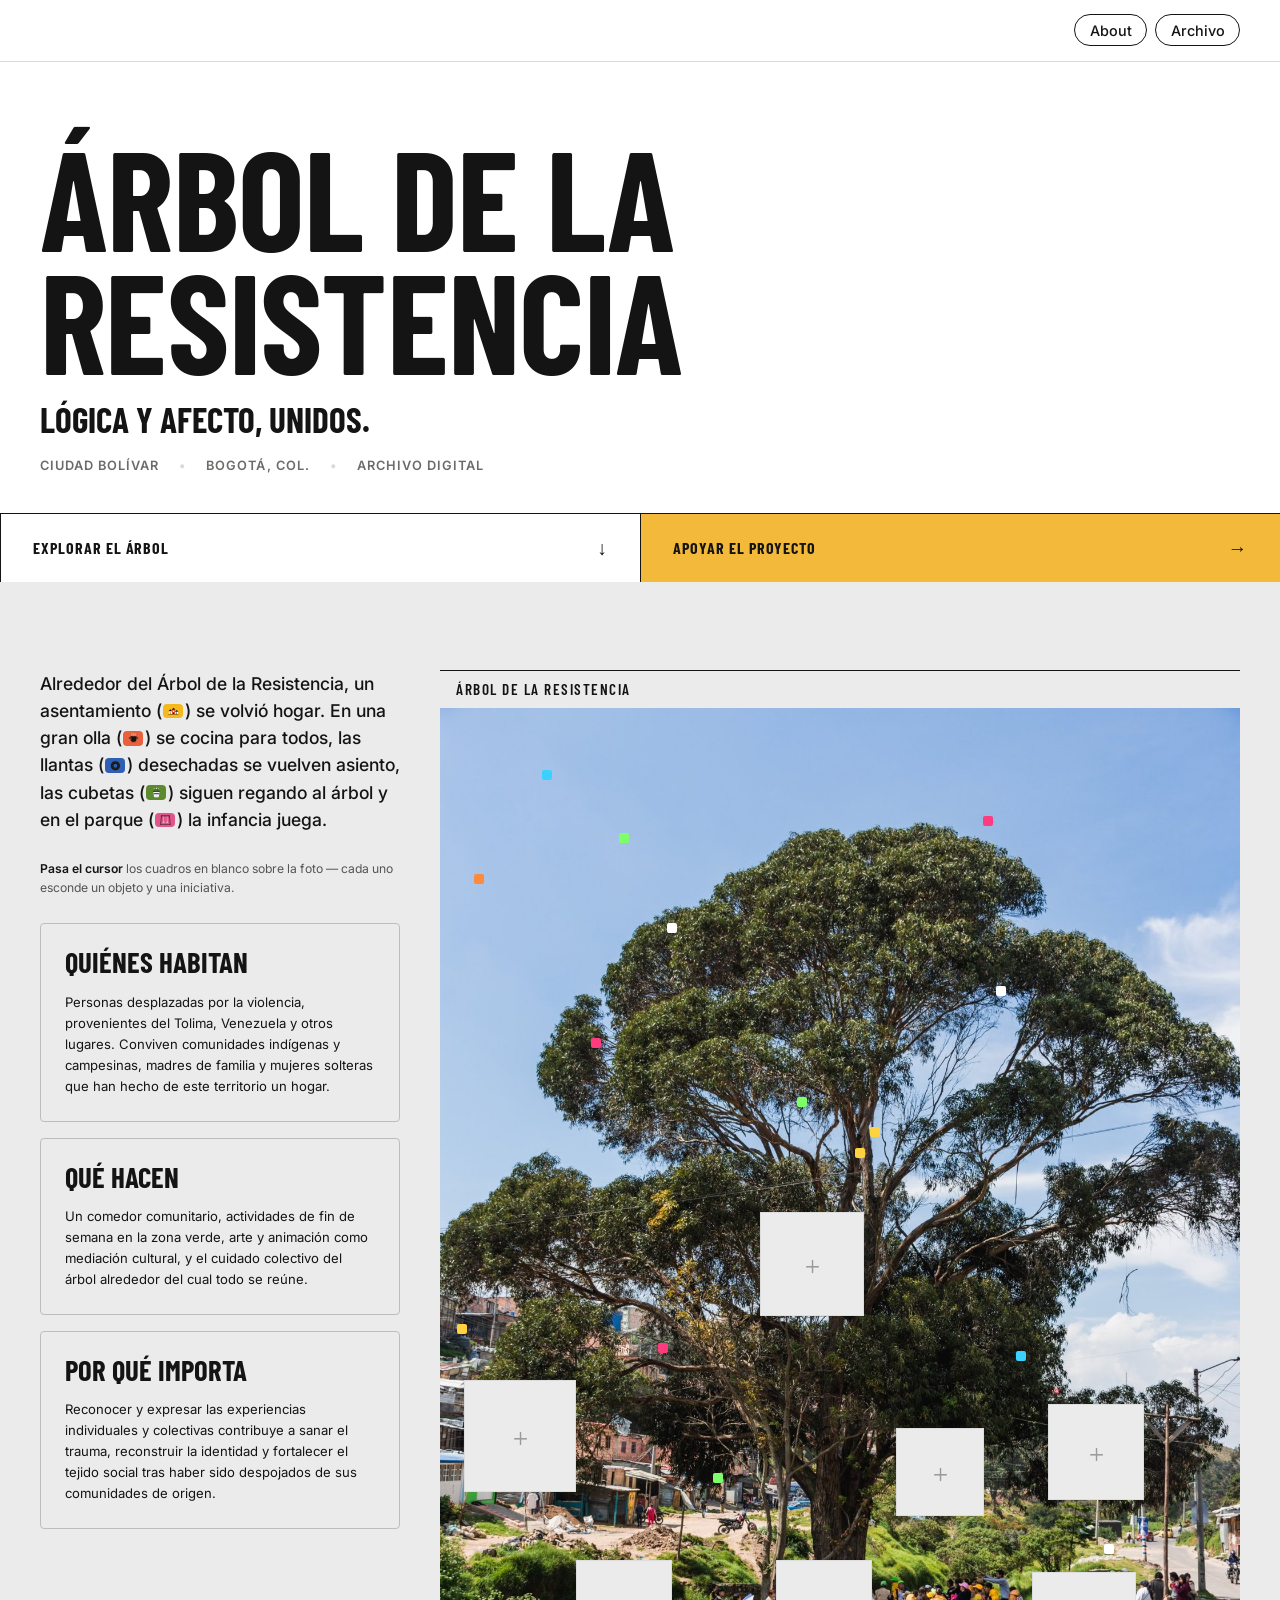
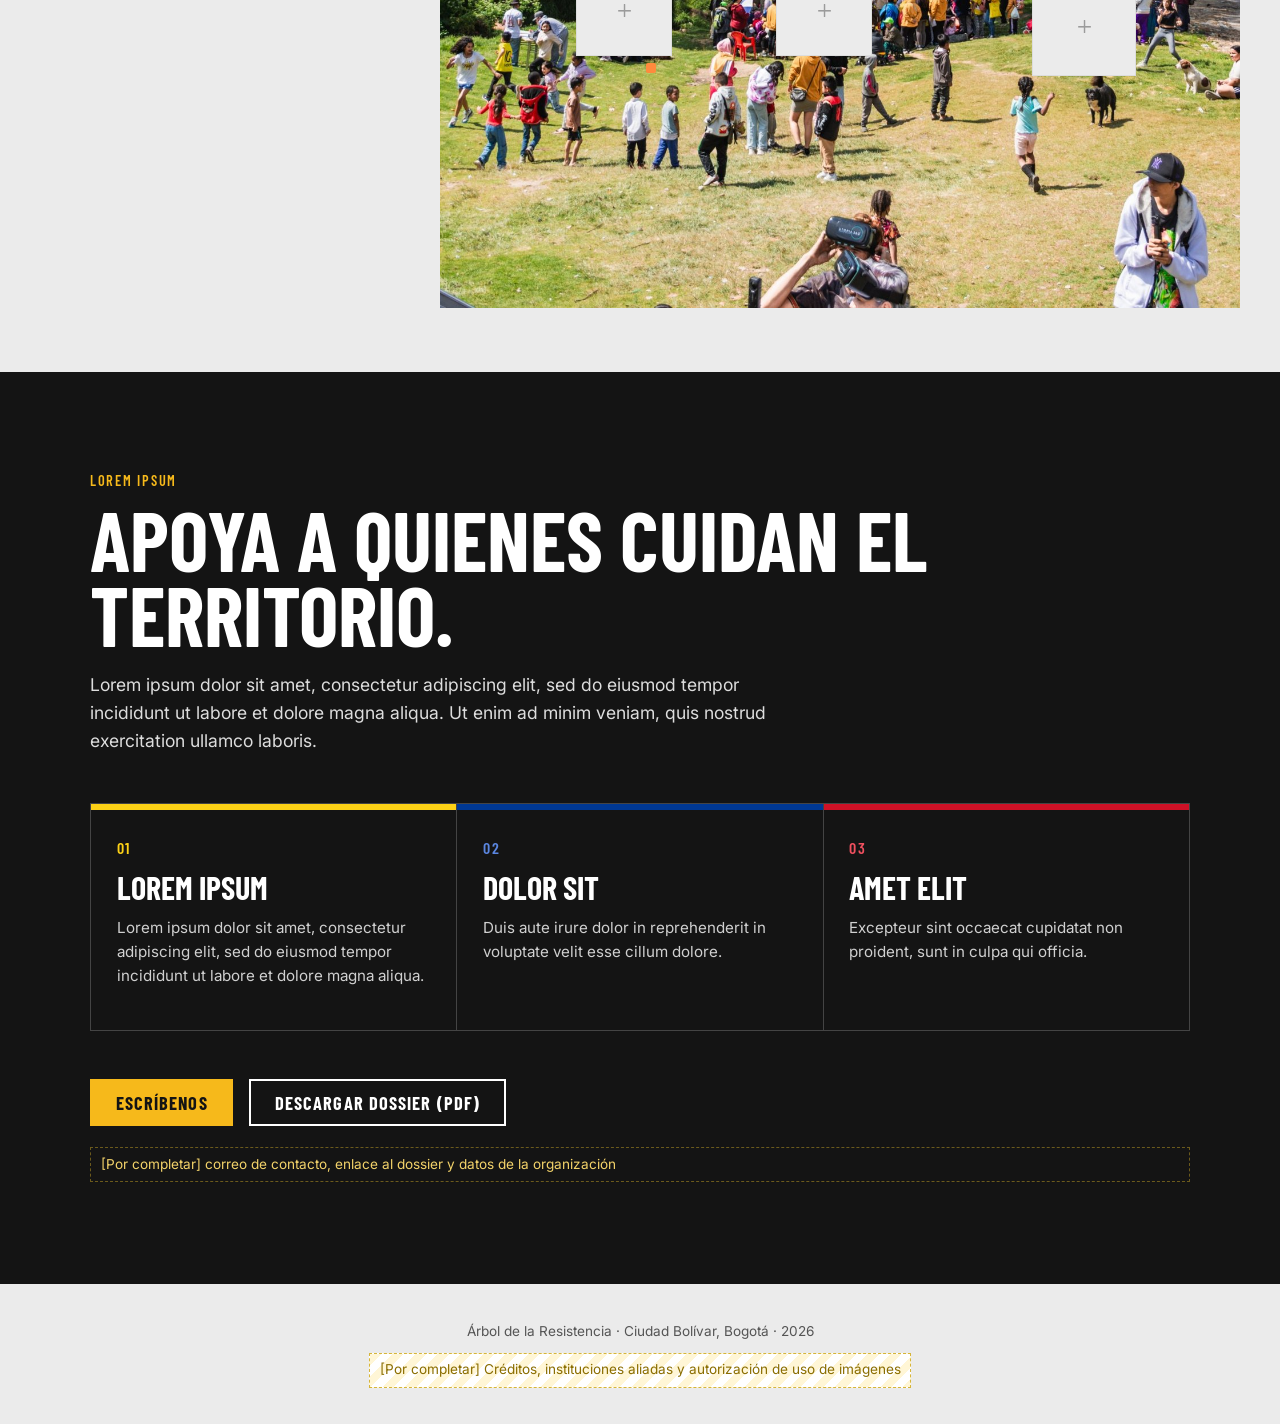
<file: index.html>
<!doctype html>
<html lang="es">
<head>
  <meta charset="utf-8">
  <meta name="viewport" content="width=device-width, initial-scale=1">
  <title>El Árbol de la Resistencia</title>
  <meta name="description" content="Archivo digital de las iniciativas comunitarias de un asentamiento en Ciudad Bolívar, Bogotá, alrededor del Árbol de la Resistencia.">
  <meta property="og:title" content="El Árbol de la Resistencia">
  <meta property="og:description" content="Siete objetos, siete iniciativas: la memoria y el cuidado colectivo de un asentamiento en Ciudad Bolívar.">
  <meta property="og:image" content="assets/img/arbol.jpg">

  <link rel="preconnect" href="https://fonts.googleapis.com">
  <link rel="preconnect" href="https://fonts.gstatic.com" crossorigin>
  <link href="https://fonts.googleapis.com/css2?family=Barlow+Condensed:wght@600;700&family=Inter:wght@400;500;600&display=swap" rel="stylesheet">
  <link rel="stylesheet" href="css/styles.css">
  <link rel="stylesheet" href="css/extras.css">
</head>
<body>

  <!-- ============ 1. ENCABEZADO: barra + hero + franja ============ -->
  <header class="barra">
    <nav class="nav" aria-label="Secciones">
      <a href="about.html">About</a>
      <a href="archivo.html">Archivo</a>
    </nav>
  </header>

  <section class="hero" id="inicio">
    <h1>Árbol de la<br>resistencia</h1>
    <p class="lema">Lógica y afecto, unidos.</p>
    <ul class="datos">
      <li>Ciudad Bolívar</li>
      <li>Bogotá, Col.</li>
      <li>Archivo digital</li>
    </ul>
  </section>

  <div class="franja">
    <a class="accion" href="#arbol">Explorar el árbol <span aria-hidden="true">↓</span></a>
    <a class="accion principal" href="#apoyo">Apoyar el proyecto <span aria-hidden="true">→</span></a>
  </div>

  <main>

    <!-- ============ 2. FRASE + TARJETAS + ÁRBOL INTERACTIVO (dos columnas) ============ -->
    <section class="seccion-arbol" id="arbol" aria-labelledby="intro-titulo">
      <h2 id="intro-titulo" class="solo-lectores">El Árbol de la Resistencia</h2>

      <div class="col-izq">
        <p class="frase">
          Alrededor del Árbol de la Resistencia, un asentamiento <span class="nw">(<button class="chip" data-obj="asentamiento" type="button"></button>)</span>
          se volvió hogar. En una gran olla <span class="nw">(<button class="chip" data-obj="olla" type="button"></button>)</span>
          se cocina para todos, las llantas <span class="nw">(<button class="chip" data-obj="llantas" type="button"></button>)</span>
          desechadas se vuelven asiento, las cubetas <span class="nw">(<button class="chip" data-obj="cubetas" type="button"></button>)</span>
          siguen regando al árbol y en el parque <span class="nw">(<button class="chip" data-obj="parque" type="button"></button>)</span>
          la infancia juega.
        </p>

        <p class="pista">
          <span class="pista-puntero">Pasa el cursor</span><span class="pista-tactil">Toca</span>
          los cuadros en blanco sobre la foto — cada uno esconde un objeto y una iniciativa.
        </p>

        <div class="rejilla rejilla-vertical">
          <article class="celda-p">
            <h3>Quiénes habitan</h3>
            <p>Personas desplazadas por la violencia, provenientes del Tolima, Venezuela y otros lugares. Conviven comunidades indígenas y campesinas, madres de familia y mujeres solteras que han hecho de este territorio un hogar.</p>
          </article>
          <article class="celda-p">
            <h3>Qué hacen</h3>
            <p>Un comedor comunitario, actividades de fin de semana en la zona verde, arte y animación como mediación cultural, y el cuidado colectivo del árbol alrededor del cual todo se reúne.</p>
          </article>
          <article class="celda-p">
            <h3>Por qué importa</h3>
            <p>Reconocer y expresar las experiencias individuales y colectivas contribuye a sanar el trauma, reconstruir la identidad y fortalecer el tejido social tras haber sido despojados de sus comunidades de origen.</p>
          </article>
        </div>
      </div>

      <div class="col-der">
        <div class="escenario" aria-label="Fotografía del Árbol de la Resistencia con objetos por descubrir">
          <div class="escenario-meta">
            <span>Árbol de la Resistencia</span>
            <span id="contador" aria-live="polite">Objetos descubiertos: 0 / 5</span>
          </div>
          <div class="foto" id="stage">
            <img src="assets/img/arbol.jpg" width="1400" height="2100"
                 alt="Un gran árbol de eucalipto en una zona verde de Ciudad Bolívar; debajo, niños jugando y una reunión comunitaria.">
            <!-- Los cuadros blancos (botones) los genera js/main.js desde js/data.js -->
          </div>
        </div>
      </div>
    </section>

    <!-- ============ 4. LOS TRES FRENTES + APOYO ============ -->
    <section class="apoyo" id="apoyo" aria-labelledby="apoyo-titulo">
      <div class="apoyo-int">
        <p class="etiqueta">Lorem ipsum</p>
        <h2 id="apoyo-titulo">Apoya a quienes cuidan el territorio.</h2>
        <p class="apoyo-texto">Lorem ipsum dolor sit amet, consectetur adipiscing elit, sed do eiusmod tempor incididunt ut labore et dolore magna aliqua. Ut enim ad minim veniam, quis nostrud exercitation ullamco laboris.</p>

        <div class="frentes">
          <article class="frente" style="--c:#FCD116">
            <span class="frente-n">01</span>
            <h3>Lorem ipsum</h3>
            <p>Lorem ipsum dolor sit amet, consectetur adipiscing elit, sed do eiusmod tempor incididunt ut labore et dolore magna aliqua.</p>
          </article>
          <article class="frente" style="--c:#003893; --n:#5B86E0">
            <span class="frente-n">02</span>
            <h3>Dolor sit</h3>
            <p>Duis aute irure dolor in reprehenderit in voluptate velit esse cillum dolore.</p>
          </article>
          <article class="frente" style="--c:#CE1126; --n:#F0505F">
            <span class="frente-n">03</span>
            <h3>Amet elit</h3>
            <p>Excepteur sint occaecat cupidatat non proident, sunt in culpa qui officia.</p>
          </article>
        </div>

        <div class="contacto">
          <a class="boton" href="mailto:contacto@ejemplo.org?subject=%C3%81rbol%20de%20la%20Resistencia">Escríbenos</a>
          <a class="boton boton-ghost" href="#" aria-disabled="true" title="Pendiente: enlazar el dossier en PDF">Descargar dossier (PDF)</a>
          <p class="pendiente">[Por completar] correo de contacto, enlace al dossier y datos de la organización</p>
        </div>
      </div>
    </section>
  </main>

  <footer class="pie">
    <p>Árbol de la Resistencia · Ciudad Bolívar, Bogotá · 2026</p>
    <p class="pendiente">[Por completar] Créditos, instituciones aliadas y autorización de uso de imágenes</p>
  </footer>

  <!-- ============ VENTANA SOBREPUESTA (se rellena desde js/data.js) ============ -->
  <div class="modal" id="modal" hidden>
    <div class="modal-fondo" data-cerrar></div>
    <div class="modal-panel" role="dialog" aria-modal="true" aria-labelledby="modal-titulo" tabindex="-1">
      <div class="modal-barra">
        <span class="modal-pos" id="modal-pos"></span>
        <div class="modal-acciones">
          <button type="button" id="prev" aria-label="Objeto anterior">←</button>
          <button type="button" id="next" aria-label="Objeto siguiente">→</button>
          <button type="button" id="cerrar" data-cerrar aria-label="Cerrar">Cerrar ✕</button>
        </div>
      </div>
      <div class="modal-cuerpo" id="modal-cuerpo"></div>
    </div>
  </div>

  <script src="js/data.js"></script>
  <script src="js/main.js"></script>
  <script src="js/extras.js"></script>

</body>
</html>
</file>
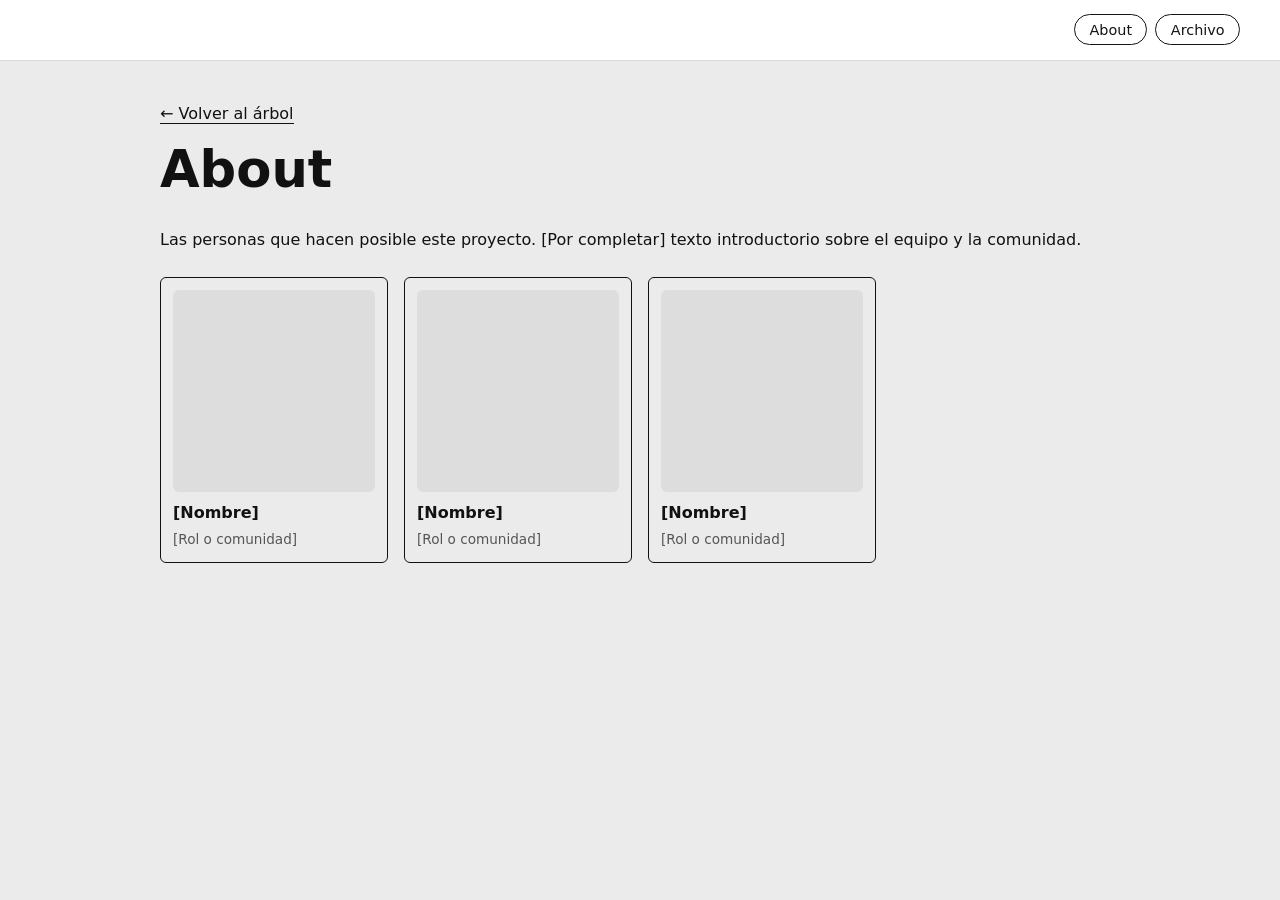
<file: about.html>
<!doctype html>
<html lang="es">
<head>
  <meta charset="utf-8">
  <meta name="viewport" content="width=device-width, initial-scale=1">
  <title>About · El Árbol de la Resistencia</title>
  <link rel="stylesheet" href="css/styles.css">
  <link rel="stylesheet" href="css/extras.css">
</head>
<body>
  <header class="barra">
    <nav class="nav" aria-label="Secciones">
      <a href="about.html">About</a>
      <a href="archivo.html">Archivo</a>
    </nav>
  </header>
  <main class="pagina-simple">
    <a class="volver" href="index.html">← Volver al árbol</a>
    <h1>About</h1>
    <p>Las personas que hacen posible este proyecto. [Por completar] texto introductorio sobre el equipo y la comunidad.</p>
    <div class="personas">
      <article class="persona"><div class="foto"></div><h3>[Nombre]</h3><p>[Rol o comunidad]</p></article>
      <article class="persona"><div class="foto"></div><h3>[Nombre]</h3><p>[Rol o comunidad]</p></article>
      <article class="persona"><div class="foto"></div><h3>[Nombre]</h3><p>[Rol o comunidad]</p></article>
    </div>
  </main>

  <script src="js/extras.js"></script>
</body>
</html>
</file>
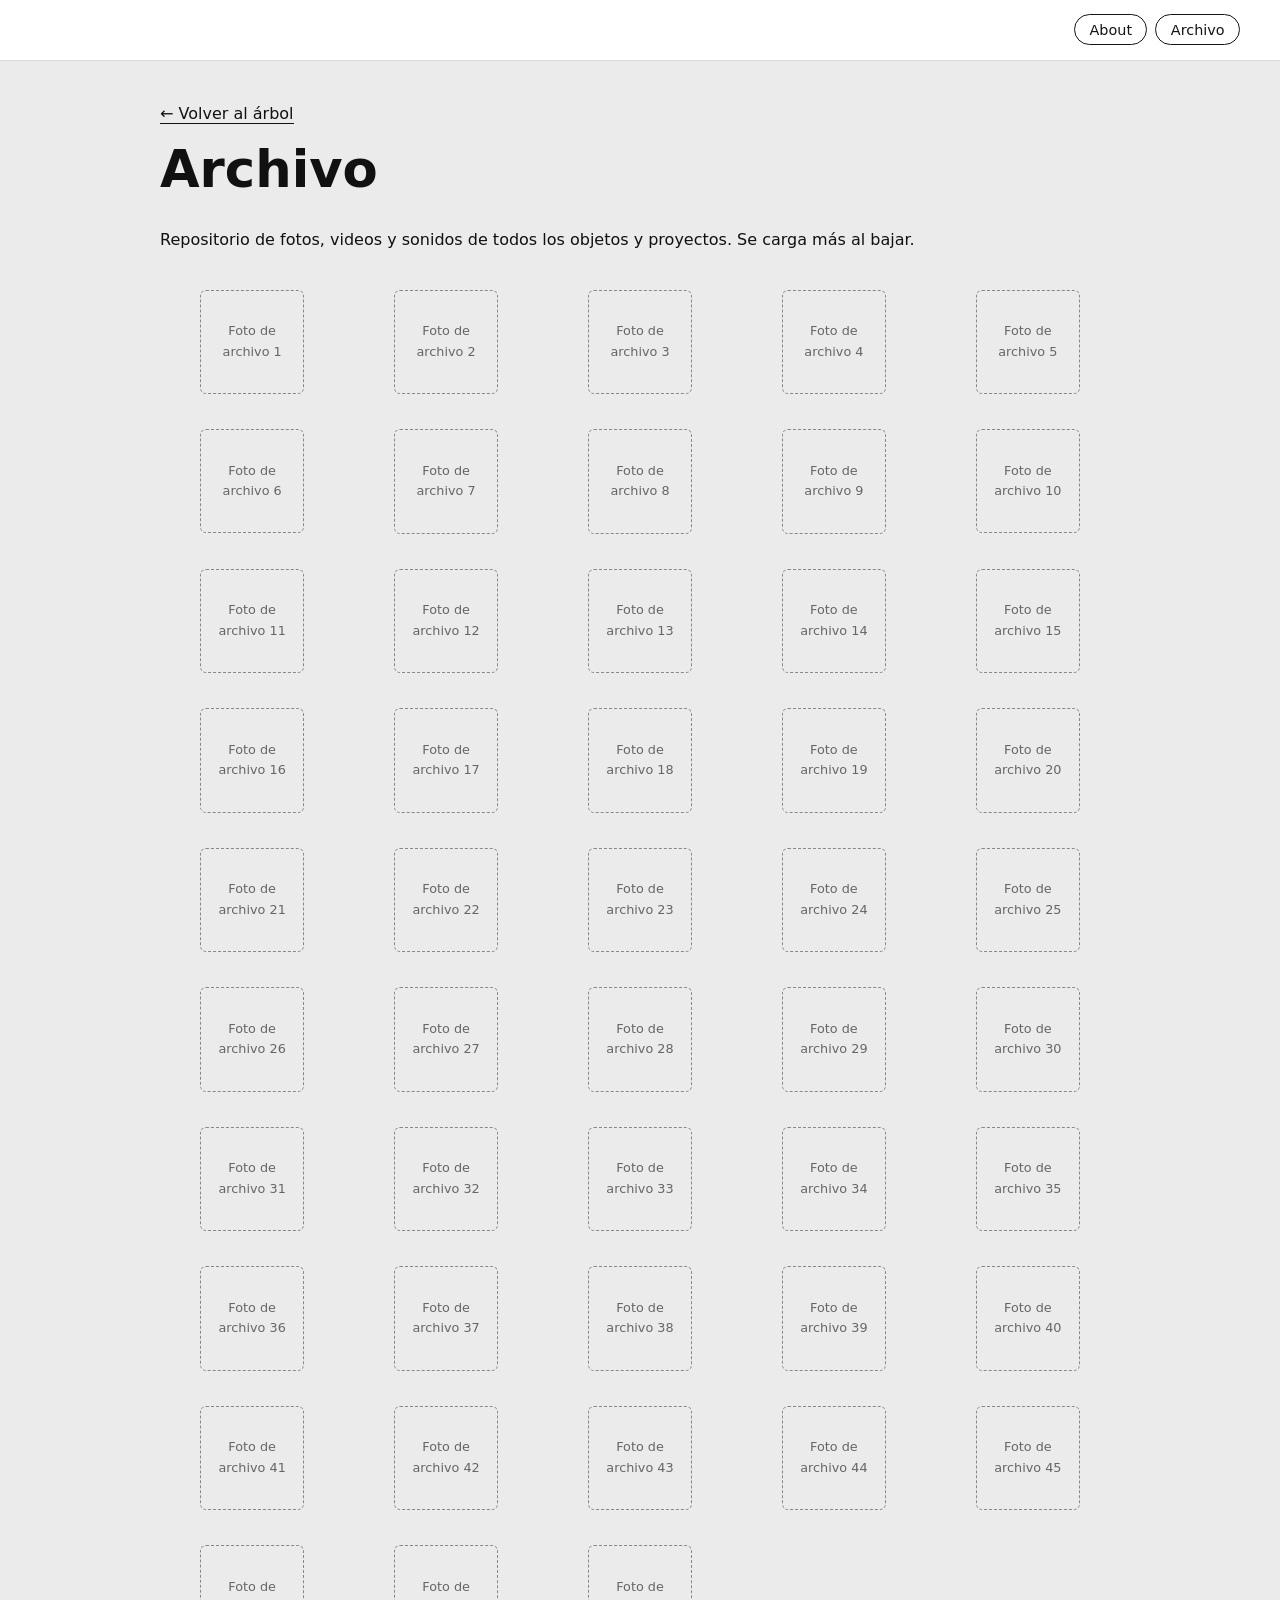
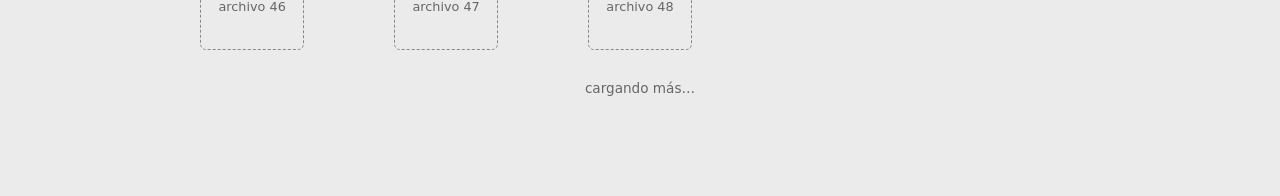
<file: archivo.html>
<!doctype html>
<html lang="es">
<head>
  <meta charset="utf-8">
  <meta name="viewport" content="width=device-width, initial-scale=1">
  <title>Archivo · El Árbol de la Resistencia</title>
  <link rel="stylesheet" href="css/styles.css">
  <link rel="stylesheet" href="css/extras.css">
</head>
<body>
  <header class="barra">
    <nav class="nav" aria-label="Secciones">
      <a href="about.html">About</a>
      <a href="archivo.html">Archivo</a>
    </nav>
  </header>
  <main class="pagina-simple">
    <a class="volver" href="index.html">← Volver al árbol</a>
    <h1>Archivo</h1>
    <p>Repositorio de fotos, videos y sonidos de todos los objetos y proyectos. Se carga más al bajar.</p>
    <div class="galeria-archivo" id="archivo-grid"></div>
    <div class="sentinela" id="sentinela">cargando más…</div>
  </main>

  <script src="js/extras.js"></script>
</body>
</html>
</file>
<file: css/styles.css>
/* ============================================================
   PROYECTO CONSTANZA — estilos
   Paleta tomada de la foto: cielo, pasto, chaquetas amarillas.
   Tipografía: condensada y en mayúsculas para títulos (idea 3),
   sans neutra para texto (ideas 1 y 2).
   ============================================================ */

:root {
  --gris: #ebebeb;
  --blanco: #fff;
  --tinta: #141414;
  --linea: #bdbdbd;
  --amarillo: #F6B91B;
  --naranja: #E8603C;
  --azul: #2F5FB3;
  --verde: #5C8A2E;
  --rosa: #E0568A;
  --display: 'Barlow Condensed', 'Arial Narrow', Impact, sans-serif;
  --texto: 'Inter', system-ui, -apple-system, 'Segoe UI', Roboto, sans-serif;
}

*, *::before, *::after { box-sizing: border-box; }
html { scroll-behavior: smooth; }
body {
  margin: 0;
  font-family: var(--texto);
  color: var(--tinta);
  background: var(--gris);
  line-height: 1.6;
  -webkit-font-smoothing: antialiased;
}
body.bloqueado { overflow: hidden; }
img { max-width: 100%; }
a { color: inherit; }

.solo-lectores {
  position: absolute; width: 1px; height: 1px; overflow: hidden;
  clip: rect(0 0 0 0); white-space: nowrap;
}

.etiqueta {
  font: 600 .9rem/1 var(--display);
  letter-spacing: .12em; text-transform: uppercase; margin: 0 0 .8rem;
}

.pendiente { /* marcador de contenido por completar */
  color: #8a6d00; background: repeating-linear-gradient(135deg, #fff6d6 0 8px, #fff 8px 16px);
  border: 1px dashed #d6b53a; padding: .35rem .6rem; font-size: .85rem;
}

/* ================= 1. PORTADA ================= */
.portada {
  display: grid;
  grid-template-columns: repeat(4, 1fr);
  background: var(--blanco);
  border-bottom: 1px solid var(--tinta);
}
.celda {
  padding: clamp(14px, 2.2vw, 28px);
  border-right: 1px solid var(--linea);
  border-bottom: 1px solid var(--linea);
  font-family: var(--display);
  text-transform: uppercase;
  font-weight: 700;
  line-height: 1;
}
.celda p { margin: 0; }
.celda-titulo { grid-column: span 2; display: flex; align-items: flex-end; min-height: clamp(180px, 30vw, 380px); }
.celda-titulo h1 { margin: 0; font-size: clamp(2.2rem, 7vw, 7rem); line-height: .86; white-space: nowrap; letter-spacing: -.01em; }
.celda-dato { font-size: clamp(1rem, 2vw, 1.6rem); }
.celda-marca { display: flex; justify-content: flex-end; text-align: right; }
.celda-lema { grid-column: span 2; font-size: clamp(1.4rem, 3.4vw, 3rem); display: flex; align-items: center; }
.celda-link {
  display: flex; align-items: center; justify-content: space-between;
  font-size: clamp(1rem, 1.8vw, 1.5rem); text-decoration: none; letter-spacing: .02em;
  transition: background .2s, color .2s;
}
.celda-link:hover, .celda-link:focus-visible { background: var(--tinta); color: var(--blanco); outline: none; }
.celda-apoyo { background: var(--amarillo); border-right: 0; }
.celda-apoyo:hover, .celda-apoyo:focus-visible { background: var(--naranja); color: var(--tinta); }
.celda:nth-child(4n) { border-right: 0; }

/* ================= 2. FRASE + ÁRBOL ================= */
.intro { padding: clamp(48px, 9vw, 110px) 20px clamp(28px, 4vw, 48px); text-align: center; }
.frase {
  max-width: 34em; margin: 0 auto;
  font-size: clamp(1.15rem, 2.5vw, 1.75rem);
  line-height: 2.5; font-weight: 500;
}
.nw { white-space: nowrap; }
.chip {
  display: inline-block; vertical-align: middle;
  width: 2.1em; height: 1.5em; margin: 0 .1em; padding: .12em;
  border: 0; border-radius: 4px; background: var(--tile);
  cursor: pointer; position: relative; top: -.08em;
  transition: transform .2s ease, box-shadow .2s ease;
}
.chip svg { width: 100%; height: 100%; display: block; }
.chip:hover, .chip:focus-visible { transform: scale(1.18) rotate(-2deg); box-shadow: 0 6px 16px rgba(0,0,0,.25); outline: none; z-index: 2; }

.pista { margin: 2rem auto 0; max-width: 32em; font-size: .9rem; color: #555; }
.pista span:first-child, .pista span:nth-child(2) { font-weight: 600; color: var(--tinta); }
.pista-tactil { display: none; }
@media (hover: none) { .pista-puntero { display: none; } .pista-tactil { display: inline; } }

.escenario { max-width: 860px; margin: 0 auto; }
.escenario-meta {
  display: flex; justify-content: space-between; gap: 1rem;
  padding: .7rem 1rem; font: 600 .95rem/1 var(--display);
  letter-spacing: .1em; text-transform: uppercase;
  border-top: 1px solid var(--tinta);
}
.foto { position: relative; line-height: 0; background: #6fa3de; }
.foto img { display: block; width: 100%; height: auto; }

/* --- el cuadro blanco que esconde un objeto --- */
.cuadro {
  position: absolute; padding: 0; border: 0; cursor: pointer;
  background: var(--gris);               /* igual al fondo de la página: parece un recorte */
  box-shadow: inset 0 0 0 1px rgba(0,0,0,.06);
  transition: transform .25s cubic-bezier(.2,.8,.2,1), box-shadow .25s;
  container-type: size;
}
.cuadro:hover, .cuadro:focus-visible, .cuadro.espiando {
  transform: scale(1.12); z-index: 5; outline: none;
  box-shadow: 0 14px 34px rgba(0,0,0,.4);
}
.cuadro:focus-visible { outline: 3px solid var(--tinta); outline-offset: 3px; }

.objeto {
  position: absolute; inset: 0; background: var(--tile);
  display: grid; place-items: center;
  opacity: 0; transform: scale(.86);
  transition: opacity .22s ease, transform .3s cubic-bezier(.2,.8,.2,1);
}
.objeto svg { width: 66%; height: 66%; margin-bottom: 14%; display: block; }
.objeto img { width: 78%; height: 66%; object-fit: contain; margin-bottom: 14%; display: block; filter: drop-shadow(0 4px 6px rgba(0,0,0,.3)); }
.objeto-nombre {
  position: absolute; left: 0; right: 0; bottom: 0; padding: .25em .4em;
  background: rgba(255,255,255,.9); text-align: center; line-height: 1.05;
  font: 700 clamp(8px, 9.5cqw, 14px)/1.05 var(--display);
  letter-spacing: .03em; overflow-wrap: anywhere; text-transform: uppercase;
}
.cuadro:hover .objeto, .cuadro:focus-visible .objeto, .cuadro.espiando .objeto { opacity: 1; transform: scale(1); }

.mas {
  position: absolute; inset: 0; display: grid; place-items: center;
  font: 300 clamp(18px, 40cqw, 34px)/1 var(--display); color: #9b9b9b; pointer-events: none;
  animation: latido 3.2s ease-in-out infinite; animation-delay: var(--retraso, 0s);
  transition: opacity .15s;
}
.cuadro:hover .mas, .cuadro:focus-visible .mas, .cuadro.espiando .mas { opacity: 0; animation: none; }
@keyframes latido { 0%, 100% { opacity: .35; } 50% { opacity: 1; } }

.cuadro.visto::after {                     /* marca discreta de "ya lo exploraste" */
  content: ''; position: absolute; left: 0; right: 0; bottom: -5px; height: 4px; background: var(--tile);
}

/* ================= 3. EL PROYECTO (rejilla estilo póster) ================= */
.proyecto { background: var(--blanco); border-top: 1px solid var(--tinta); }
.rejilla { display: grid; grid-template-columns: repeat(3, 1fr); max-width: 1200px; margin: 0 auto; }
.celda-p { padding: clamp(24px, 4vw, 56px); border-right: 1px solid var(--linea); }
.celda-p:last-child { border-right: 0; }
.celda-p h3 { margin: 0 0 1rem; font: 700 clamp(1.8rem, 3.4vw, 2.8rem)/.95 var(--display); text-transform: uppercase; }
.celda-p p { margin: 0; max-width: 34ch; }

/* ================= 4. APOYO ================= */
.apoyo { background: var(--tinta); color: var(--blanco); padding: clamp(48px, 8vw, 110px) 20px; }
.apoyo-int { max-width: 1100px; margin: 0 auto; }
.apoyo .etiqueta { color: var(--amarillo); }
.apoyo h2 { margin: 0 0 1.2rem; max-width: 14em; font: 700 clamp(2.4rem, 6.5vw, 5.4rem)/.9 var(--display); text-transform: uppercase; }
.apoyo-texto { max-width: 40em; font-size: 1.1rem; color: #ddd; margin: 0 0 3rem; }

.frentes { display: grid; grid-template-columns: repeat(3, 1fr); gap: 1px; background: #444; border: 1px solid #444; }
.frente { background: var(--tinta); padding: 1.6rem; border-top: 6px solid var(--c); }   /* franja: amarillo, azul, rojo */
.frente-n { font: 600 1rem/1 var(--display); color: var(--n, var(--c)); letter-spacing: .1em; }
.frente h3 { margin: .6rem 0 .8rem; font: 700 2rem/1 var(--display); text-transform: uppercase; }
.frente p { margin: 0 0 1rem; color: #d0d0d0; font-size: .95rem; }
.apoyo .pendiente { color: #f3d36a; background: transparent; border-color: #6b5a1c; }

.contacto { display: flex; flex-wrap: wrap; gap: .8rem 1rem; align-items: center; margin-top: 3rem; }
.contacto .pendiente { flex-basis: 100%; margin: .5rem 0 0; }
.boton {
  display: inline-block; padding: .9rem 1.6rem; background: var(--amarillo); color: var(--tinta);
  font: 700 1.15rem/1 var(--display); letter-spacing: .06em; text-transform: uppercase; text-decoration: none;
  transition: transform .15s, background .15s;
}
.boton:hover, .boton:focus-visible { background: var(--naranja); transform: translateY(-2px); outline: none; }
.boton-ghost { background: transparent; color: var(--blanco); box-shadow: inset 0 0 0 2px var(--blanco); }
.boton-ghost:hover, .boton-ghost:focus-visible { background: var(--blanco); color: var(--tinta); }

.pie { padding: 2rem 20px; text-align: center; font-size: .85rem; color: #555; background: var(--gris); }
.pie p { margin: .3rem auto; }
.pie .pendiente { display: inline-block; }

/* ================= VENTANA SOBREPUESTA ================= */
.modal[hidden] { display: none; }
.modal { position: fixed; inset: 0; z-index: 100; }
.modal-fondo { position: absolute; inset: 0; background: rgba(10,10,10,.72); backdrop-filter: blur(4px); animation: aparecer .25s ease; }
.modal-panel {
  position: absolute; top: 50%; left: 50%;
  width: min(1040px, 94vw); max-height: 92vh; overflow-y: auto;
  background: var(--blanco); transform: translate(-50%, -50%);
  box-shadow: 0 30px 80px rgba(0,0,0,.5); outline: none;
  animation: subir .35s cubic-bezier(.2,.8,.2,1);
}
@keyframes aparecer { from { opacity: 0; } }
@keyframes subir { from { opacity: 0; transform: translate(-50%, -46%); } }

.modal-barra {
  position: sticky; top: 0; z-index: 3; display: flex; justify-content: space-between; align-items: center;
  padding: .6rem .8rem .6rem 1.2rem; background: var(--blanco); border-bottom: 1px solid var(--linea);
}
.modal-pos { font: 700 1.1rem/1 var(--display); letter-spacing: .1em; }
.modal-acciones { display: flex; gap: .4rem; }
.modal-acciones button {
  font: 700 1rem/1 var(--display); letter-spacing: .06em; text-transform: uppercase;
  padding: .6rem .9rem; background: transparent; border: 1px solid var(--tinta); cursor: pointer;
}
.modal-acciones button:hover, .modal-acciones button:focus-visible { background: var(--tinta); color: var(--blanco); outline: none; }

.m-cab { display: grid; grid-template-columns: minmax(180px, 34%) 1fr; background: var(--tile); }
.m-objeto { position: relative; display: grid; place-items: center; padding: 2rem; min-height: 260px; }
.m-objeto svg { width: min(100%, 220px); height: auto; }
.m-objeto img { width: min(100%, 220px); max-height: 240px; object-fit: contain; filter: drop-shadow(0 6px 10px rgba(0,0,0,.3)); }
.m-num { position: absolute; left: 1rem; top: .6rem; font: 700 clamp(3rem, 8vw, 6rem)/1 var(--display); color: rgba(255,255,255,.75); }
.m-titulos { background: var(--blanco); padding: clamp(1.4rem, 3vw, 2.6rem); display: flex; flex-direction: column; justify-content: flex-end; border-left: 1px solid var(--tinta); }
.m-titulos h2 { margin: 0 0 1rem; font: 700 clamp(2.6rem, 7vw, 5.4rem)/.88 var(--display); text-transform: uppercase; }
.m-iniciativa { margin: 0; font-size: 1.15rem; font-weight: 600; }
.m-iniciativa span { display: block; font: 600 .85rem/1 var(--display); letter-spacing: .12em; text-transform: uppercase; color: #777; margin-bottom: .3rem; }

.m-grid { display: grid; grid-template-columns: 1.2fr 1fr; border-bottom: 1px solid var(--linea); }
.m-col { padding: clamp(1.2rem, 3vw, 2.2rem); }
.m-col + .m-col { border-left: 1px solid var(--linea); }
.m-col h3, .m-seccion h3 {
  margin: 1.4rem 0 .7rem; font: 700 1.05rem/1 var(--display); letter-spacing: .12em; text-transform: uppercase;
}
.m-col h3:first-child { margin-top: 0; }
.m-col p { margin: 0 0 .8rem; }
.m-simbolo { font-size: 1.1rem; }

.cifras { display: grid; gap: .6rem; }
.cifra { display: flex; align-items: baseline; gap: .8rem; padding: .6rem 0; border-bottom: 1px solid var(--linea); }
.cifra strong { font: 700 2.6rem/1 var(--display); min-width: 2.6ch; }
.cifra span { font-size: .9rem; color: #555; }
.cifra.pendiente { background: none; border: 0; border-bottom: 1px dashed #d6b53a; padding-left: 0; }

.voz { margin: 0; padding: 1rem 1.2rem; border-left: 5px solid var(--tile, var(--amarillo)); background: var(--gris); }
.voz p { font-size: 1.1rem; font-style: italic; margin: 0 0 .5rem; }
.voz cite { font-size: .85rem; font-style: normal; color: #555; }
.voz.pendiente { background: repeating-linear-gradient(135deg, #fff6d6 0 8px, #fff 8px 16px); }

.m-seccion { padding: clamp(1.2rem, 3vw, 2.2rem); }
.m-seccion h3 { margin-top: 0; }
.galeria { display: grid; grid-template-columns: repeat(3, 1fr); gap: 8px; }
.galeria figure { margin: 0; aspect-ratio: 4 / 3; overflow: hidden; background: var(--gris); position: relative; }
.galeria img { width: 100%; height: 100%; object-fit: cover; display: block; }
.galeria figcaption { position: absolute; left: 0; right: 0; bottom: 0; padding: .4rem .6rem; font-size: .75rem; background: rgba(255,255,255,.9); }
.foto-vacia { display: grid; place-content: center; text-align: center; gap: .3rem; border: 1.5px dashed #aaa; color: #777; font: 600 1.05rem/1 var(--display); letter-spacing: .08em; text-transform: uppercase; }
.foto-vacia small { font: 400 .7rem/1.2 var(--texto); letter-spacing: 0; text-transform: none; word-break: break-all; padding: 0 .6rem; }
.m-nota { margin: .8rem 0 0; font-size: .85rem; color: #666; }

.m-apoyo { background: var(--gris); }
.m-apoyo ul { margin: 0 0 1.2rem; padding-left: 1.2rem; }
.m-apoyo li { margin-bottom: .4rem; }
.m-apoyo li.pendiente { list-style: none; margin-left: -1.2rem; }
.m-apoyo .boton { margin-top: .4rem; }

/* ================= MODO EDICIÓN (?edit) ================= */
.modo-edicion .cuadro { cursor: move; outline: 2px dashed #e8603c; touch-action: none; }
.modo-edicion .cuadro .objeto { opacity: .9; transform: none; }
.modo-edicion .cuadro .mas { display: none; }
.asa { position: absolute; right: -2px; bottom: -2px; width: 14px; height: 14px; background: var(--tinta); cursor: nwse-resize; }
.barra-edicion {
  position: fixed; left: 0; right: 0; bottom: 0; z-index: 200; padding: .7rem 1rem;
  background: var(--tinta); color: var(--blanco); font-size: .85rem;
}
.barra-edicion button { margin-left: .6rem; padding: .35rem .8rem; font: 700 .9rem var(--display); letter-spacing: .05em; cursor: pointer; }
.barra-edicion pre { margin: .5rem 0 0; font-size: .75rem; color: #f3d36a; white-space: pre-wrap; }

/* ================= RESPONSIVE ================= */
@media (max-width: 760px) {
  .portada { grid-template-columns: repeat(2, 1fr); }
  .celda-titulo, .celda-lema { grid-column: span 2; }
  .celda:nth-child(4n) { border-right: 1px solid var(--linea); }
  .celda:nth-child(2n) { border-right: 0; }
  .celda-titulo { border-right: 0; }
  .rejilla, .frentes, .m-grid { grid-template-columns: 1fr; }
  .celda-p { border-right: 0; border-bottom: 1px solid var(--linea); }
  .m-col + .m-col { border-left: 0; border-top: 1px solid var(--linea); }
  .m-cab { grid-template-columns: 1fr; }
  .m-titulos { border-left: 0; border-top: 1px solid var(--tinta); }
  .m-objeto { min-height: 180px; }
  .galeria { grid-template-columns: 1fr 1fr; }
  .modal-panel { width: 100vw; max-height: 100vh; height: 100vh; }
}

@media (prefers-reduced-motion: reduce) {
  html { scroll-behavior: auto; }
  *, *::before, *::after { animation: none !important; transition: none !important; }
}
</file>
<file: css/extras.css>
/* Estilos añadidos. Se cargan después de styles.css. */

/* ---- Navegación visible arriba a la derecha ---- */
.menu { position: fixed; top: 1rem; right: 1rem; z-index: 60; display: flex; gap: .5rem; font-family: Inter, system-ui, sans-serif; }
.menu a { background: #fff; border: 1.5px solid #111; color: #111; padding: .35rem .9rem; border-radius: 999px; text-decoration: none; font-size: .9rem; }
.menu a:hover, .menu a:focus-visible { background: #111; color: #fff; }

/* ---- Páginas auxiliares (About y Archivo) ---- */
.pagina-simple { max-width: 1000px; margin: 0 auto; padding: 2.5rem 1.25rem 5rem; font-family: Inter, system-ui, sans-serif; color: #111; }
.pagina-simple h1 { font-family: 'Barlow Condensed', system-ui, sans-serif; font-size: clamp(2rem, 6vw, 3.2rem); margin: .2rem 0 1rem; }
.volver { color: #111; text-decoration: none; border-bottom: 1px solid #111; }
.personas { display: grid; grid-template-columns: repeat(auto-fill, minmax(200px, 1fr)); gap: 1rem; margin-top: 1.5rem; }
.persona { border: 1.5px solid #111; border-radius: 6px; padding: .75rem; }
.persona .foto { aspect-ratio: 1; background: #ddd; border-radius: 6px; margin-bottom: .5rem; }
.persona h3 { margin: 0; font-size: 1rem; }
.persona p { margin: .2rem 0 0; font-size: .85rem; color: #555; }
.galeria-archivo { display: grid; grid-template-columns: repeat(auto-fill, minmax(160px, 1fr)); gap: .6rem; margin-top: 1.5rem; }
.galeria-archivo .ficha { aspect-ratio: 1; border: 1.5px dashed #888; border-radius: 6px; display: grid; place-items: center; font-size: .8rem; color: #666; text-align: center; padding: .4rem; overflow: hidden; }
.galeria-archivo img { width: 100%; height: 100%; object-fit: cover; border-radius: 6px; }
.sentinela { text-align: center; color: #666; font-size: .85rem; padding: 1rem; }

/* ---- Glitch dentro de la foto del árbol (igual al archivo de referencia) ---- */
#stage { position: relative; }
.glitch-capa { position: absolute; inset: 0; overflow: hidden; pointer-events: none; z-index: 0; }
.glitch { position: absolute; width: 10px; height: 10px; border-radius: 2px; animation: parpadeo 1.6s steps(2) infinite; }
@keyframes parpadeo {
  0%   { opacity: 1;  transform: translate(0, 0); }
  50%  { opacity: .2; transform: translate(4px, -3px); }
  100% { opacity: 1;  transform: translate(-3px, 2px); }
}

/* ---- Encabezado nuevo: barra + hero + franja (maqueta aprobada) ---- */
:root {
  --enc-tinta: #141414;
  --enc-papel: #ffffff;
  --enc-amarillo: #F2B93B;
  --enc-gris: #6b6b68;
  --enc-linea: #d9d9d6;
}

.barra {
  position: sticky; top: 0; z-index: 40;
  background: var(--enc-papel);
  border-bottom: 1px solid var(--enc-linea);
  display: flex; align-items: center; justify-content: flex-end;
  padding: .9rem clamp(1rem, 4vw, 2.5rem);
}
.barra .nav { display: flex; gap: .5rem; }
.barra .nav a {
  font: 500 .9rem Inter, system-ui, sans-serif; color: var(--enc-tinta); text-decoration: none;
  padding: .4rem .9rem; border: 1.5px solid var(--enc-tinta); border-radius: 999px;
}
.barra .nav a:hover, .barra .nav a:focus-visible { background: var(--enc-tinta); color: var(--enc-papel); }

.hero {
  padding: clamp(2rem, 6vw, 4.5rem) clamp(1rem, 4vw, 2.5rem) clamp(1.5rem, 4vw, 2.5rem);
  display: grid; gap: 1.25rem;
  background: var(--enc-papel); color: var(--enc-tinta);
}
.hero h1 {
  margin: 0;
  font: 700 clamp(3.2rem, 11vw, 9rem)/.88 'Barlow Condensed', 'Arial Narrow', sans-serif;
  text-transform: uppercase;
  letter-spacing: -.005em;
}
.hero .lema {
  font: 700 clamp(1.4rem, 3.2vw, 2.2rem)/1.05 'Barlow Condensed', 'Arial Narrow', sans-serif;
  text-transform: uppercase; margin: 0;
}
.hero .datos {
  display: flex; flex-wrap: wrap; gap: .5rem 1.25rem;
  font: 600 .8rem Inter, system-ui, sans-serif; letter-spacing: .08em; text-transform: uppercase; color: var(--enc-gris);
  margin: 0; list-style: none; padding: 0;
}
.hero .datos li + li::before { content: '•'; margin-right: 1.25rem; color: var(--enc-linea); }

.franja {
  border-top: 1px solid var(--enc-tinta);
  display: grid;
  grid-template-columns: 1fr 1fr;
  align-items: stretch;
  background: var(--enc-papel);
}
.franja .accion {
  display: flex; align-items: center; gap: .75rem;
  padding: 1.5rem clamp(1rem, 3vw, 2rem);
  font: 700 1rem 'Barlow Condensed', 'Arial Narrow', sans-serif; letter-spacing: .06em; text-transform: uppercase;
  color: var(--enc-tinta); text-decoration: none; border-left: 1px solid var(--enc-tinta);
  justify-content: space-between;
  transition: background .2s, color .2s;
}
.franja .accion span { font-size: 1.2rem; line-height: 1; }
.franja .accion:hover, .franja .accion:focus-visible { background: var(--enc-tinta); color: var(--enc-papel); }
.franja .accion.principal { background: var(--enc-amarillo); }
.franja .accion.principal:hover, .franja .accion.principal:focus-visible { background: var(--enc-tinta); color: var(--enc-amarillo); }

@media (max-width: 720px) {
  .franja { grid-template-columns: 1fr; }
  .franja .accion { border-left: 0; border-top: 1px solid var(--enc-tinta); }
}

/* ---- Ajustes a la frase inicial: más compacta ---- */
.frase {
  font-size: clamp(.92rem, 1.4vw, 1.1rem) !important;
  line-height: 1.55 !important;
}
.chip {
  width: 1.5em !important;
  height: 1.1em !important;
}

/* ---- Ocultar el contador de objetos descubiertos ---- */
#contador { display: none !important; }

/* ---- Sección árbol: dos columnas (texto + tarjetas | foto grande) ---- */
.seccion-arbol {
  display: grid;
  grid-template-columns: minmax(260px, 30%) 1fr;
  gap: 2.5rem;
  max-width: 1500px;
  margin: 0 auto;
  padding: clamp(3rem, 7vw, 5.5rem) clamp(1rem, 4vw, 2.5rem) 4rem;
  align-items: start;
}
.seccion-arbol .col-izq { display: grid; gap: 1.6rem; min-width: 0; }
.seccion-arbol .pista { margin: 0; font-size: .76rem; }

/* Tarjetas apiladas verticalmente, cada una en su propio cuadro (como en la imagen) */
.rejilla-vertical {
  grid-template-columns: 1fr !important;
  max-width: none !important;
  gap: 1rem;
}
.rejilla-vertical .celda-p {
  padding: 1.5rem !important;
  border: 1px solid var(--linea) !important;
  border-radius: 4px;
}
.rejilla-vertical .celda-p h3 {
  font-size: clamp(1.3rem, 2.4vw, 1.8rem) !important;
}
.rejilla-vertical .celda-p p { font-size: .82rem; max-width: none; }

.seccion-arbol .col-der { position: sticky; top: 1rem; min-width: 0; }
.seccion-arbol .escenario { max-width: none; }

@media (max-width: 860px) {
  .seccion-arbol { grid-template-columns: 1fr; }
  /* En móvil, el orden deseado es: texto de la frase, luego la foto del árbol, luego las tarjetas */
  .seccion-arbol .col-izq { display: contents; }
  .seccion-arbol .frase,
  .seccion-arbol .pista { order: 1; }
  .seccion-arbol .col-der { position: static; order: 2; }
  .seccion-arbol .rejilla-vertical { order: 3; }
}
</file>
